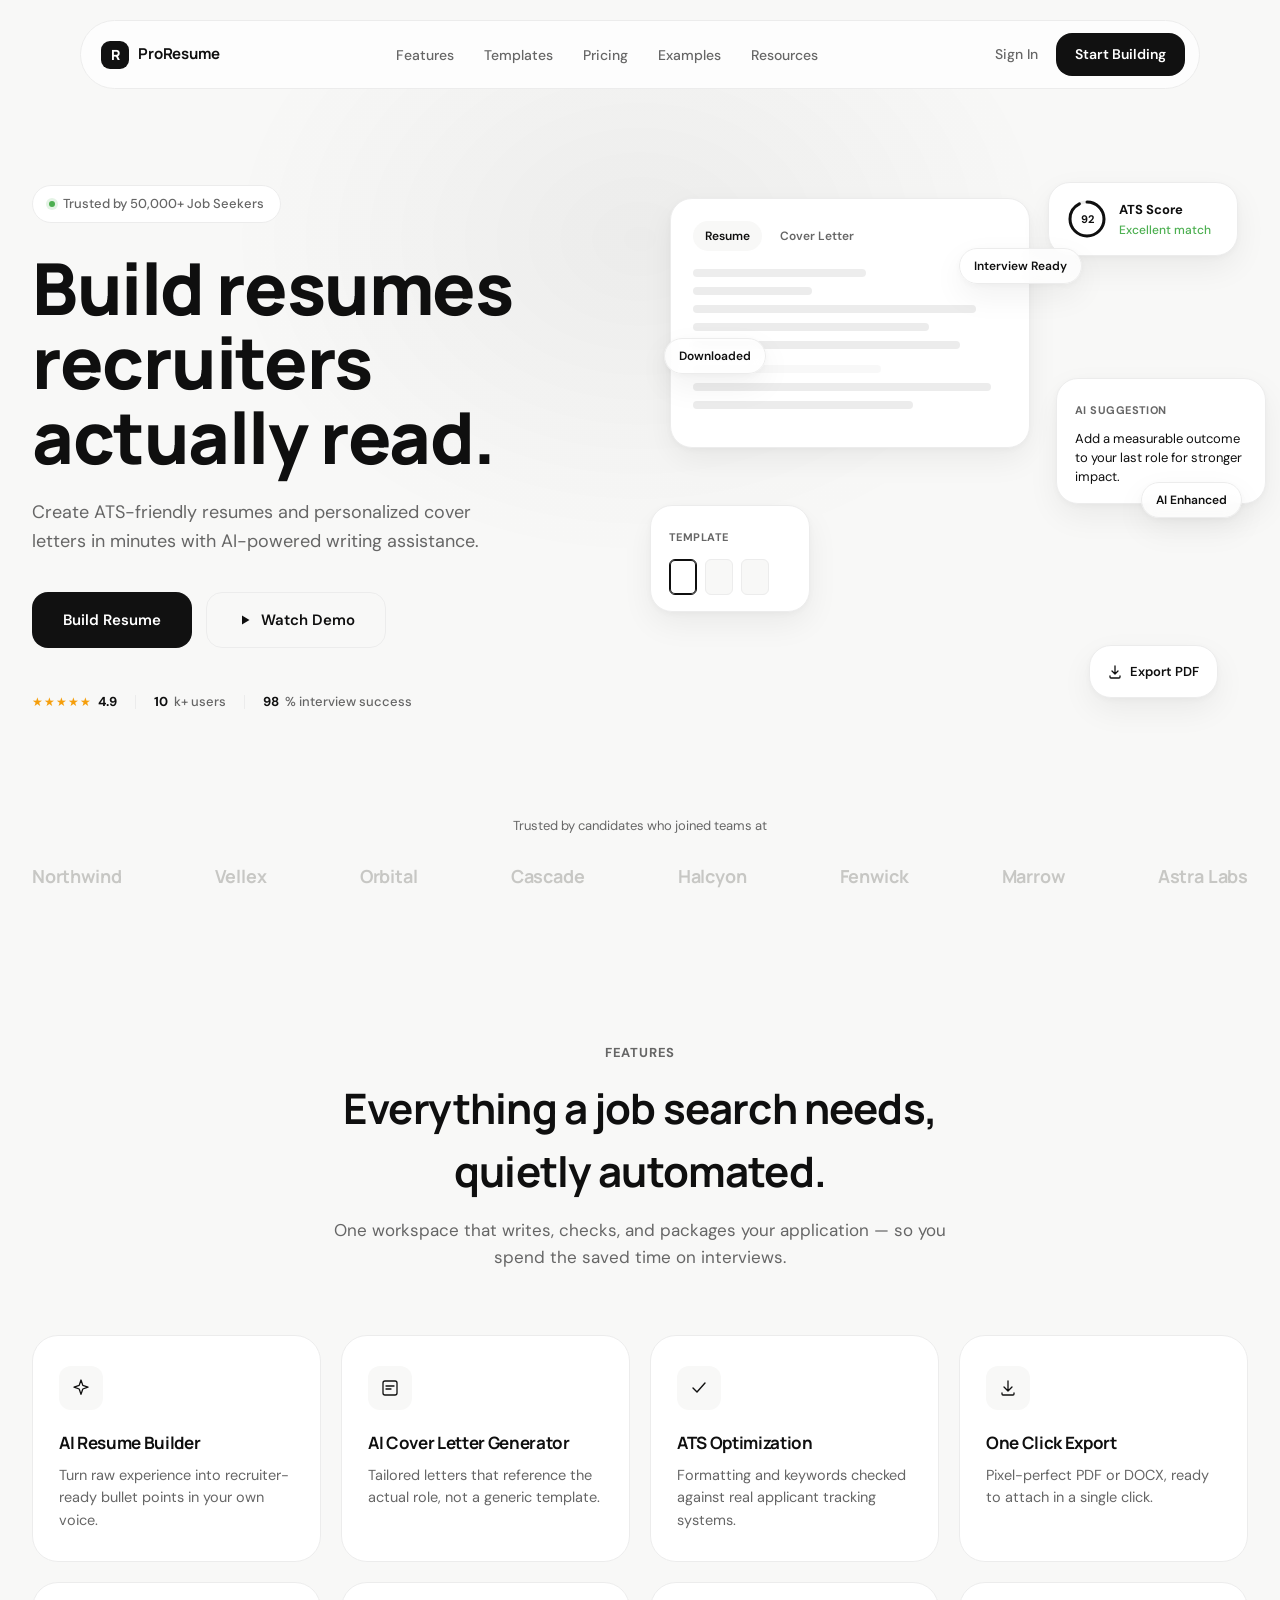
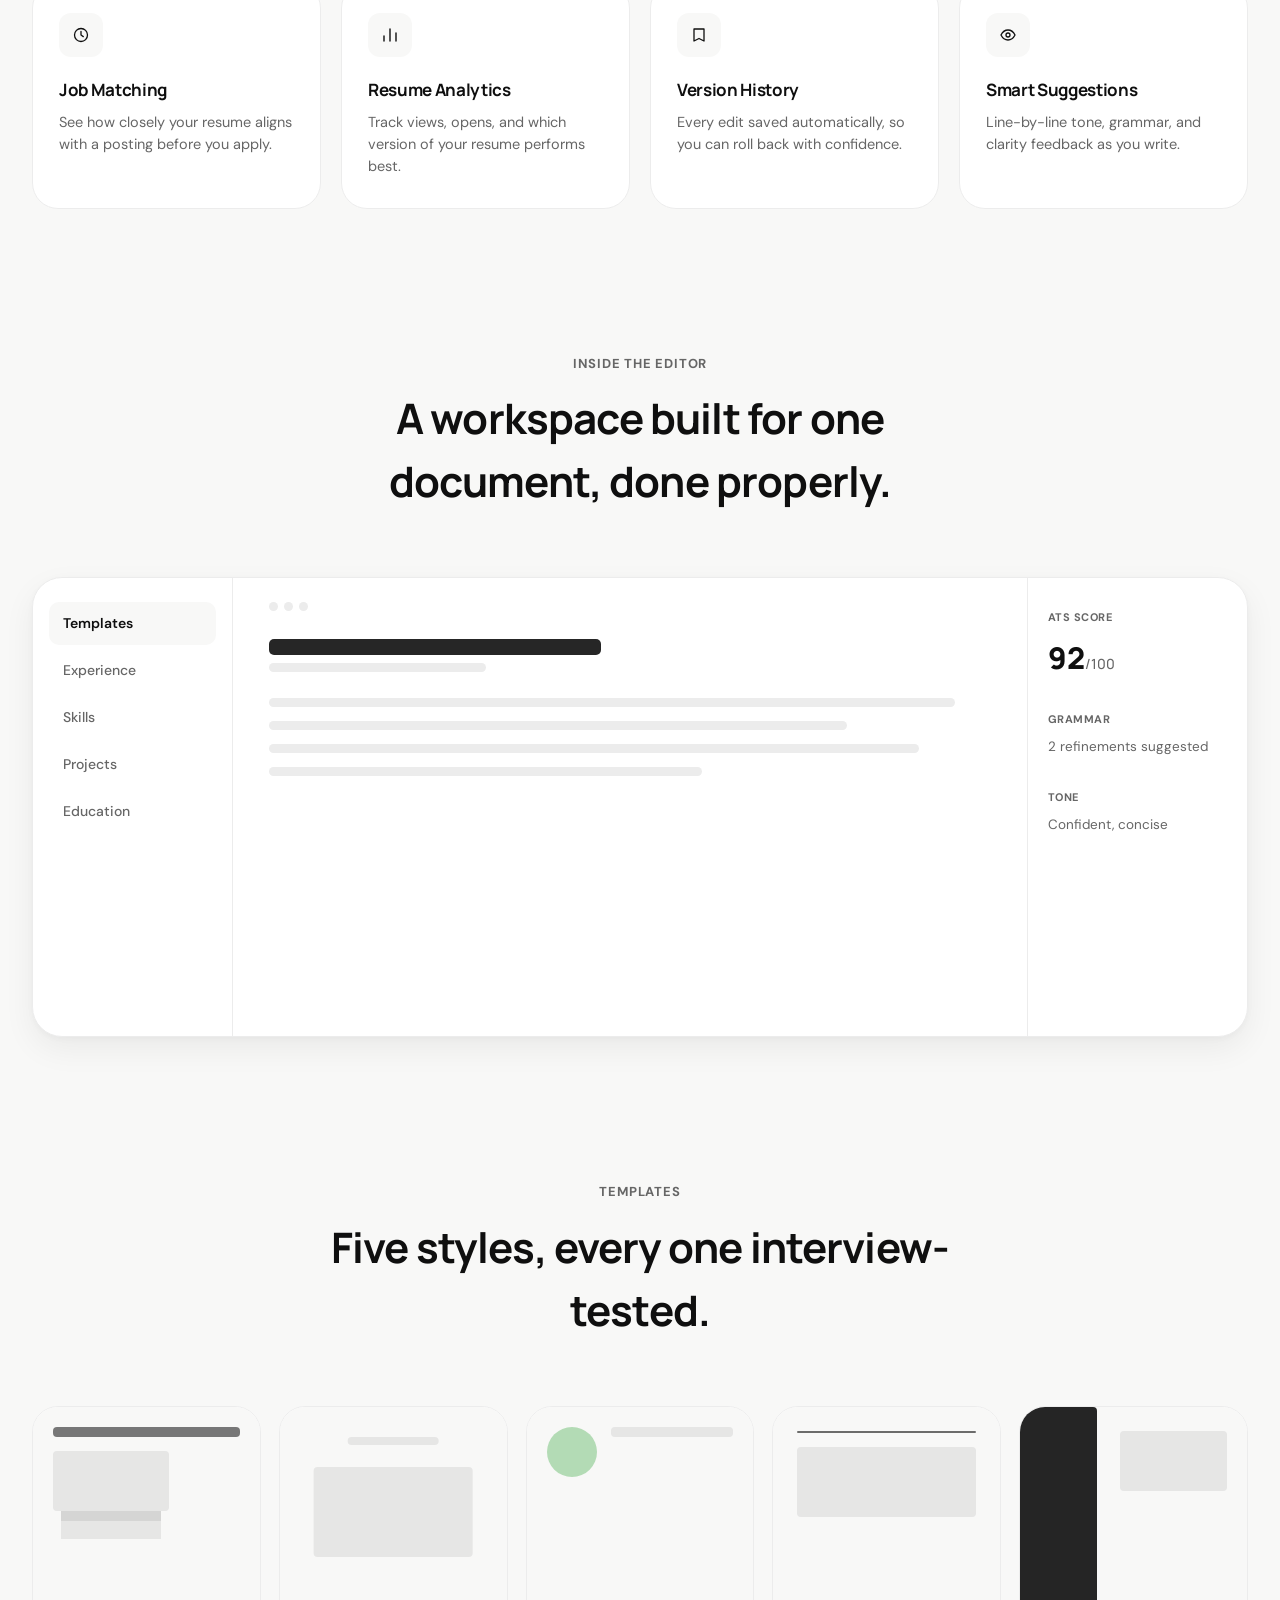
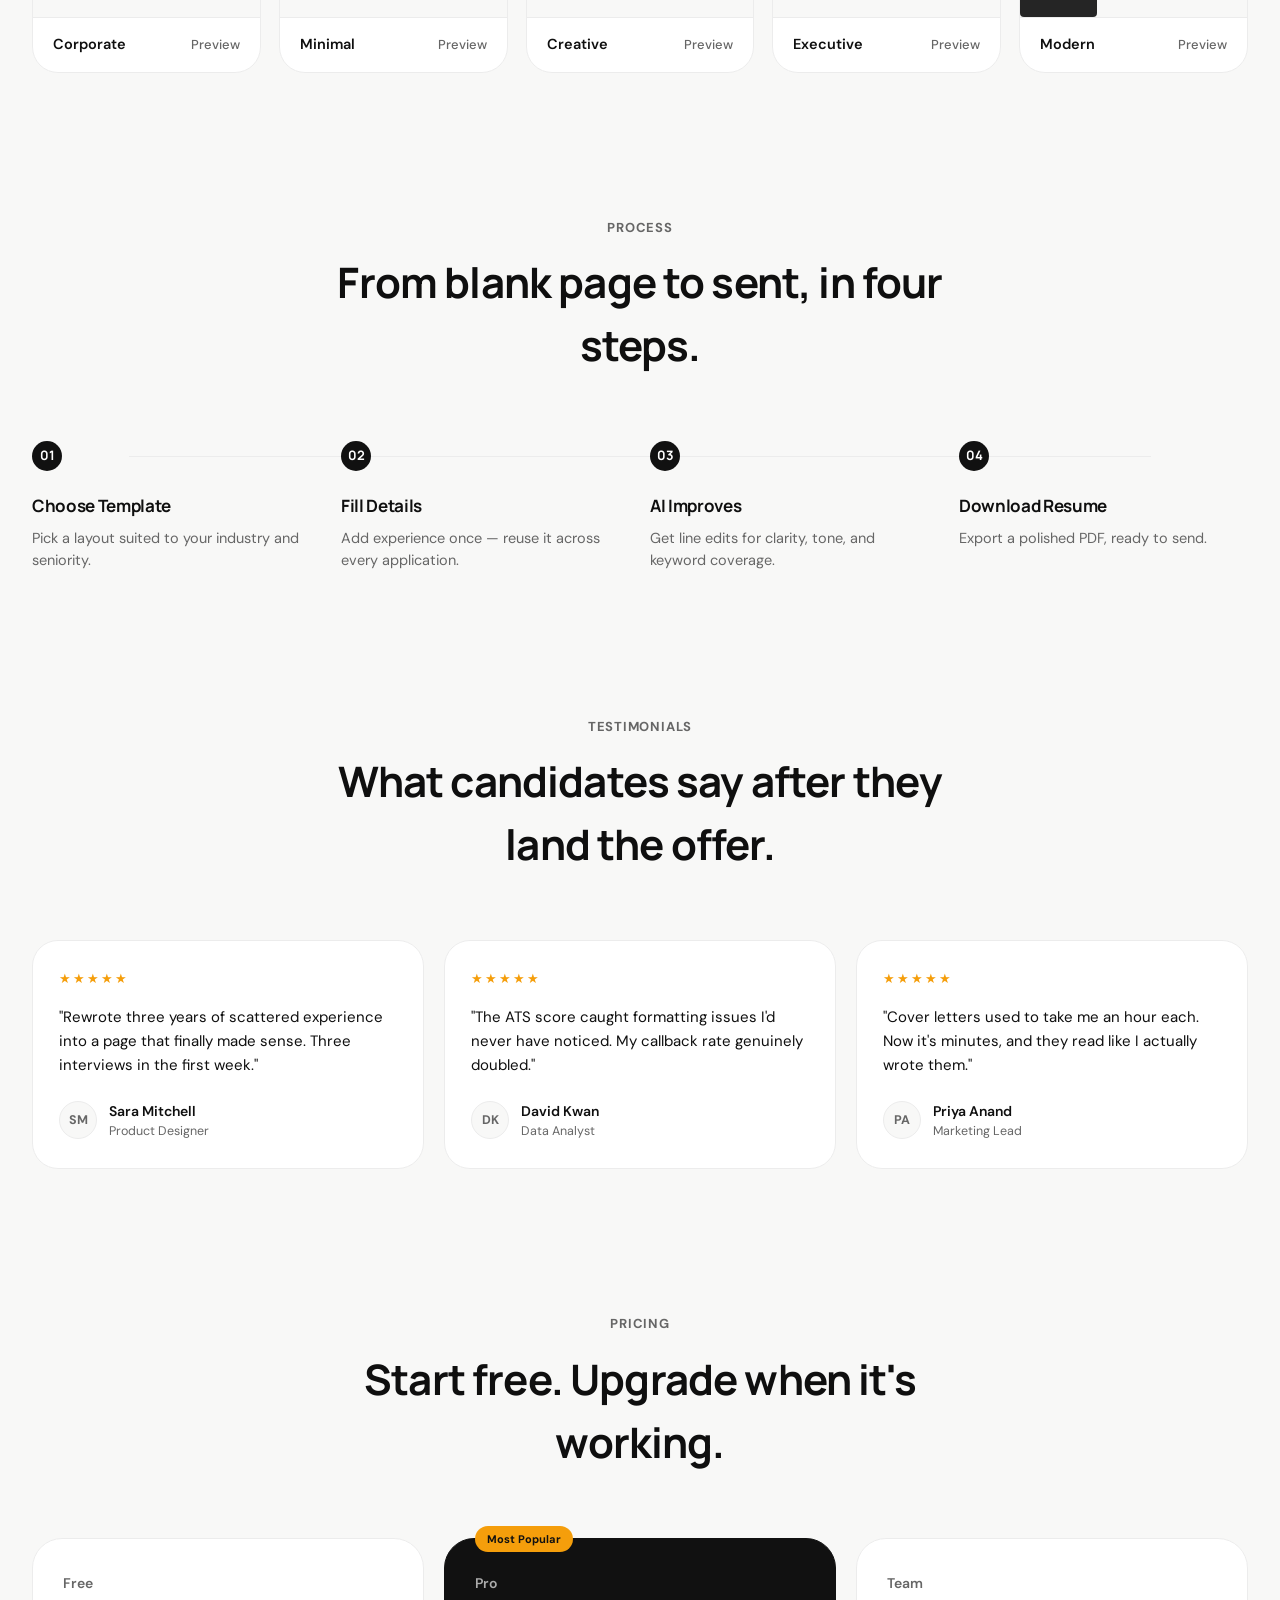
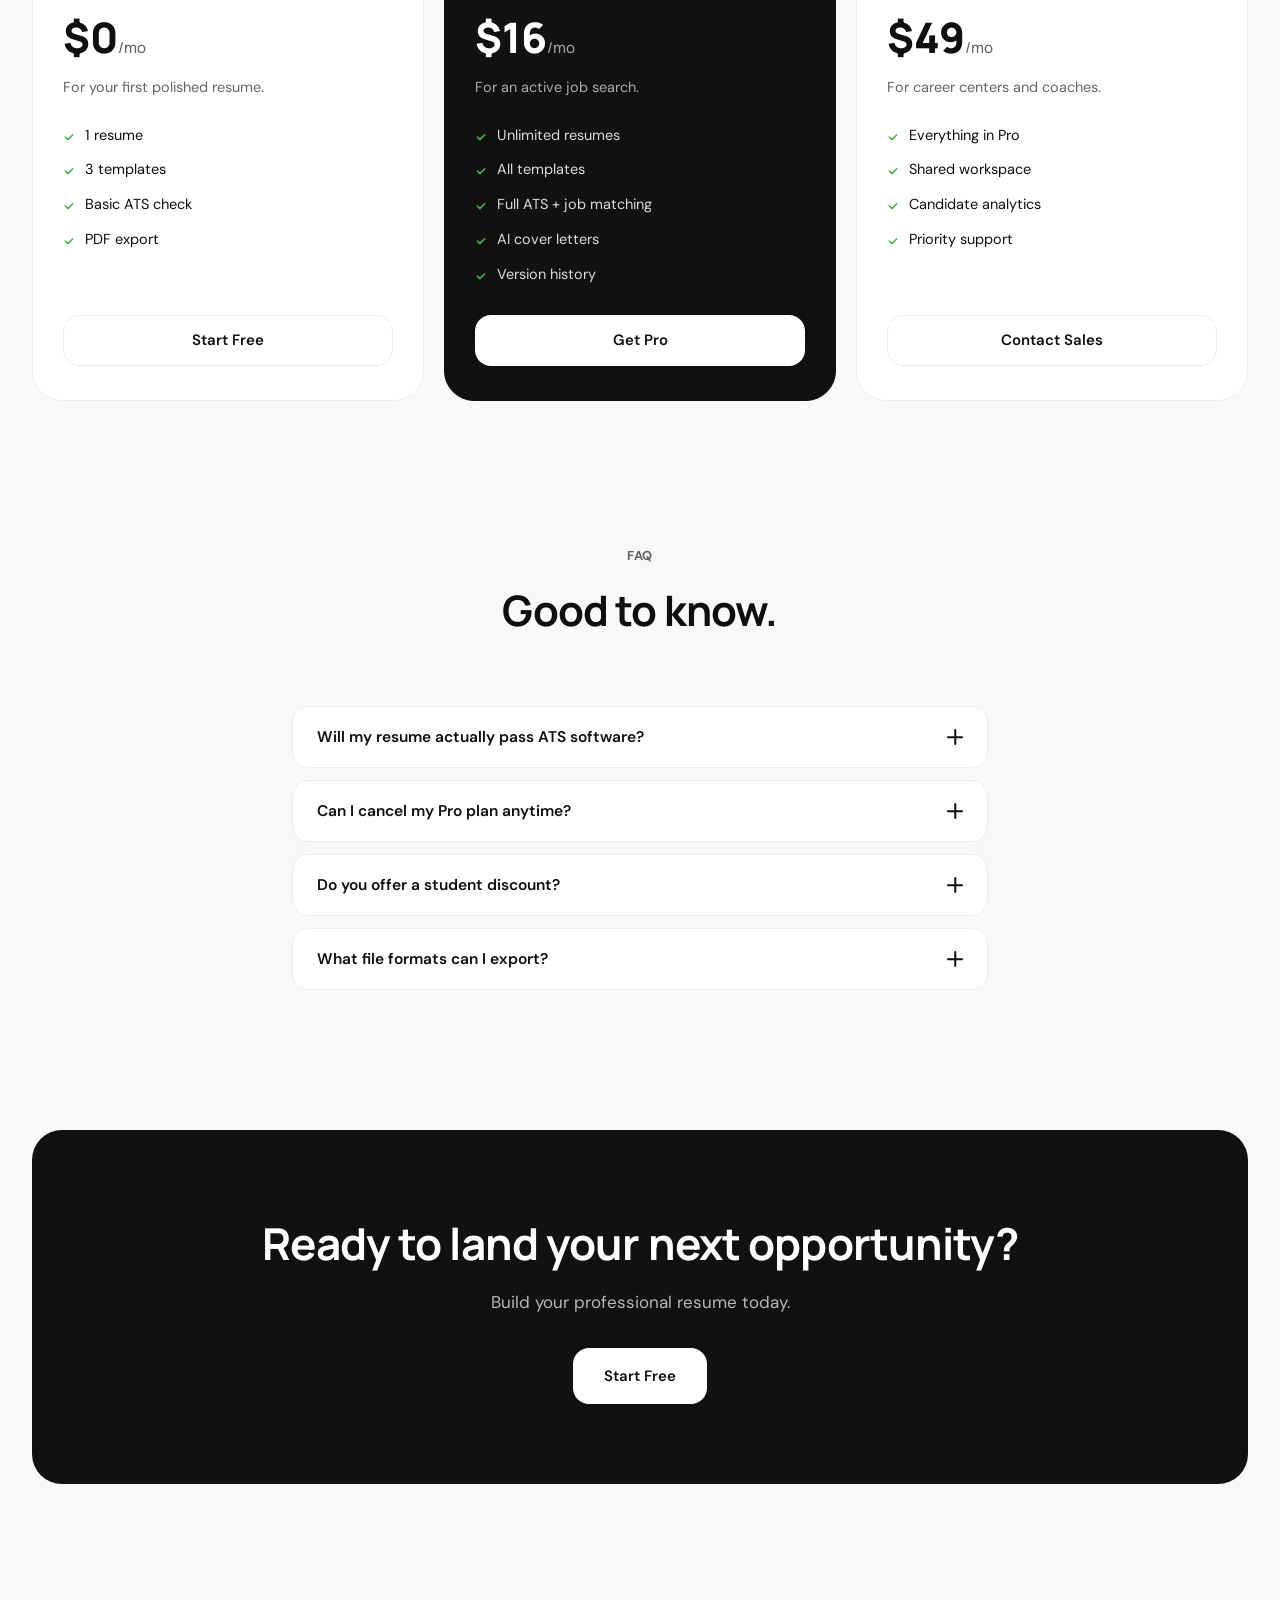
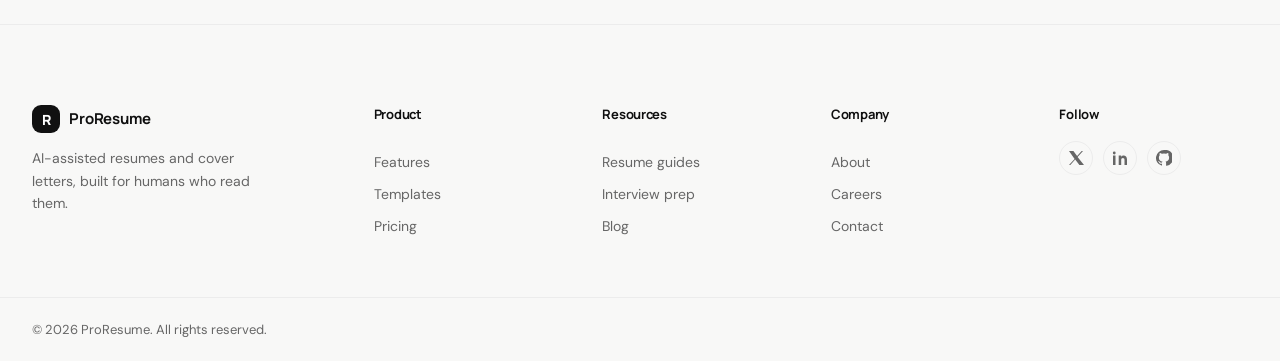
<file: index.html>
<!DOCTYPE html>
<html lang="en">
<head>
<meta charset="UTF-8" />
<meta name="viewport" content="width=device-width, initial-scale=1.0" />
<title>ProResume</title>
<meta name="description" content="Create ATS-friendly resumes and personalized cover letters in minutes with AI-powered writing assistance." />
<link rel="preconnect" href="https://fonts.googleapis.com">
<link rel="preconnect" href="https://fonts.gstatic.com" crossorigin>
<link href="https://fonts.googleapis.com/css2?family=Manrope:wght@400;500;600;700;800&family=DM+Sans:wght@400;500;600;700&display=swap" rel="stylesheet">
<link rel="stylesheet" href="style.css">
</head>
<body>

<div class="cursor-glow" id="cursorGlow"></div>
<div class="page-loader" id="pageLoader"><div class="loader-mark">R</div></div>

<!-- NAVBAR -->
<header class="nav-wrap">
  <nav class="navbar" id="navbar">
    <div class="nav-logo">
      <span class="logo-mark">R</span>
      <span class="logo-text">ProResume</span>
    </div>
    <ul class="nav-links">
      <li><a href="#features">Features</a></li>
      <li><a href="#templates">Templates</a></li>
      <li><a href="#pricing">Pricing</a></li>
      <li><a href="#examples">Examples</a></li>
      <li><a href="#resources">Resources</a></li>
    </ul>
    <div class="nav-actions">
      <a href="#" class="link-btn">Sign In</a>
      <a href="builder/builder.html" class="btn btn-primary btn-sm">Start Building</a>
    </div>
    <button class="nav-burger" id="navBurger" aria-label="Open menu">
      <span></span><span></span><span></span>
    </button>
  </nav>
  <div class="mobile-menu" id="mobileMenu">
    <a href="#features">Features</a>
    <a href="#templates">Templates</a>
    <a href="#pricing">Pricing</a>
    <a href="#examples">Examples</a>
    <a href="#resources">Resources</a>
    <a href="builder/builder.html" class="btn btn-primary btn-sm">Start Building</a>
  </div>
</header>

<!-- HERO -->
<section class="hero">
  <div class="hero-glow"></div>
  <div class="container hero-grid">
    <div class="hero-copy" data-reveal="left">
      <div class="badge">
        <span class="badge-dot"></span>
        Trusted by 50,000+ Job Seekers
      </div>
      <h1 class="hero-title">Build resumes recruiters actually read.</h1>
      <p class="hero-sub">Create ATS-friendly resumes and personalized cover letters in minutes with AI-powered writing assistance.</p>
      <div class="hero-actions">
        <a href="builder/builder.html" class="btn btn-primary btn-lg" id="btnBuild">
          <span>Build Resume</span>
        </a>
        <a href="#" class="btn btn-ghost btn-lg" id="btnDemo">
          <svg width="16" height="16" viewBox="0 0 16 16" fill="none"><path d="M5 3.5L12.5 8L5 12.5V3.5Z" fill="currentColor"/></svg>
          <span>Watch Demo</span>
        </a>
      </div>
      <div class="hero-proof">
        <div class="proof-item">
          <span class="stars">★★★★★</span>
          <span class="proof-num">4.9</span>
        </div>
        <span class="proof-divider"></span>
        <div class="proof-item"><span class="counter" data-target="10">0</span><span>k+ users</span></div>
        <span class="proof-divider"></span>
        <div class="proof-item"><span class="counter" data-target="98">0</span><span>% interview success</span></div>
      </div>
    </div>

    <div class="hero-visual" data-reveal="right">
      <div class="dash-stage">

        <div class="dash-card dash-main" id="dashMain">
          <div class="dash-main-tabs">
            <span class="tab active">Resume</span>
            <span class="tab">Cover Letter</span>
          </div>
          <div class="dash-doc">
            <div class="doc-line doc-name"></div>
            <div class="doc-line doc-role"></div>
            <div class="doc-block">
              <div class="doc-line w-90"></div>
              <div class="doc-line w-75"></div>
              <div class="doc-line w-85"></div>
            </div>
            <div class="doc-block">
              <div class="doc-line w-60 accent-line"></div>
              <div class="doc-line w-95"></div>
              <div class="doc-line w-70"></div>
            </div>
          </div>
        </div>

        <div class="dash-card dash-float dash-ats" id="dashAts">
          <div class="ring" style="--val:92">
            <svg viewBox="0 0 40 40"><circle class="ring-track" cx="20" cy="20" r="17"></circle><circle class="ring-val" cx="20" cy="20" r="17"></circle></svg>
            <span class="ring-num">92</span>
          </div>
          <div class="ats-copy">
            <span class="ats-title">ATS Score</span>
            <span class="ats-sub">Excellent match</span>
          </div>
        </div>

        <div class="dash-card dash-float dash-suggest" id="dashSuggest">
          <span class="pill-label">AI Suggestion</span>
          <p>Add a measurable outcome to your last role for stronger impact.</p>
        </div>

        <div class="dash-card dash-float dash-template" id="dashTemplate">
          <span class="pill-label">Template</span>
          <div class="tpl-swatches">
            <span class="swatch active"></span>
            <span class="swatch"></span>
            <span class="swatch"></span>
          </div>
        </div>

        <div class="dash-card dash-float dash-export" id="dashExport">
          <svg width="14" height="14" viewBox="0 0 14 14" fill="none"><path d="M7 1V9M7 9L4 6M7 9L10 6" stroke="currentColor" stroke-width="1.3" stroke-linecap="round" stroke-linejoin="round"/><path d="M2 11V12C2 12.5523 2.44772 13 3 13H11C11.5523 13 12 12.5523 12 12V11" stroke="currentColor" stroke-width="1.3" stroke-linecap="round"/></svg>
          Export PDF
        </div>

        <div class="badge-float badge-1">Downloaded</div>
        <div class="badge-float badge-2">AI Enhanced</div>
        <div class="badge-float badge-3">Interview Ready</div>
      </div>
    </div>
  </div>
</section>

<!-- TRUSTED -->
<section class="trusted">
  <div class="container">
    <p class="trusted-label">Trusted by candidates who joined teams at</p>
    <div class="logo-strip">
      <span>Northwind</span>
      <span>Vellex</span>
      <span>Orbital</span>
      <span>Cascade</span>
      <span>Halcyon</span>
      <span>Fenwick</span>
      <span>Marrow</span>
      <span>Astra Labs</span>
    </div>
  </div>
</section>

<!-- FEATURES -->
<section class="features" id="features">
  <div class="container">
    <div class="section-head" data-reveal="up">
      <span class="eyebrow">Features</span>
      <h2>Everything a job search needs, quietly automated.</h2>
      <p>One workspace that writes, checks, and packages your application — so you spend the saved time on interviews.</p>
    </div>
    <div class="feature-grid">
      <div class="feature-card" data-reveal="up">
        <div class="f-icon"><svg width="20" height="20" viewBox="0 0 20 20" fill="none"><path d="M10 2L11.8 7.4L17 9.2L11.8 11L10 16.4L8.2 11L3 9.2L8.2 7.4L10 2Z" stroke="currentColor" stroke-width="1.3" stroke-linejoin="round"/></svg></div>
        <h3>AI Resume Builder</h3>
        <p>Turn raw experience into recruiter-ready bullet points in your own voice.</p>
      </div>
      <div class="feature-card" data-reveal="up">
        <div class="f-icon"><svg width="20" height="20" viewBox="0 0 20 20" fill="none"><rect x="3" y="3" width="14" height="14" rx="2" stroke="currentColor" stroke-width="1.3"/><path d="M6 8H14M6 11H11" stroke="currentColor" stroke-width="1.3" stroke-linecap="round"/></svg></div>
        <h3>AI Cover Letter Generator</h3>
        <p>Tailored letters that reference the actual role, not a generic template.</p>
      </div>
      <div class="feature-card" data-reveal="up">
        <div class="f-icon"><svg width="20" height="20" viewBox="0 0 20 20" fill="none"><path d="M4 10L8 14L16 5" stroke="currentColor" stroke-width="1.4" stroke-linecap="round" stroke-linejoin="round"/></svg></div>
        <h3>ATS Optimization</h3>
        <p>Formatting and keywords checked against real applicant tracking systems.</p>
      </div>
      <div class="feature-card" data-reveal="up">
        <div class="f-icon"><svg width="20" height="20" viewBox="0 0 20 20" fill="none"><path d="M10 3V13M10 13L6 9M10 13L14 9" stroke="currentColor" stroke-width="1.3" stroke-linecap="round" stroke-linejoin="round"/><path d="M4 15V16C4 16.55 4.45 17 5 17H15C15.55 17 16 16.55 16 16V15" stroke="currentColor" stroke-width="1.3" stroke-linecap="round"/></svg></div>
        <h3>One Click Export</h3>
        <p>Pixel-perfect PDF or DOCX, ready to attach in a single click.</p>
      </div>
      <div class="feature-card" data-reveal="up">
        <div class="f-icon"><svg width="20" height="20" viewBox="0 0 20 20" fill="none"><circle cx="10" cy="10" r="6.5" stroke="currentColor" stroke-width="1.3"/><path d="M10 6.5V10L12.3 11.6" stroke="currentColor" stroke-width="1.3" stroke-linecap="round"/></svg></div>
        <h3>Job Matching</h3>
        <p>See how closely your resume aligns with a posting before you apply.</p>
      </div>
      <div class="feature-card" data-reveal="up">
        <div class="f-icon"><svg width="20" height="20" viewBox="0 0 20 20" fill="none"><path d="M4 16V11M10 16V4M16 16V8" stroke="currentColor" stroke-width="1.4" stroke-linecap="round"/></svg></div>
        <h3>Resume Analytics</h3>
        <p>Track views, opens, and which version of your resume performs best.</p>
      </div>
      <div class="feature-card" data-reveal="up">
        <div class="f-icon"><svg width="20" height="20" viewBox="0 0 20 20" fill="none"><path d="M5 4H15V16L10 13.5L5 16V4Z" stroke="currentColor" stroke-width="1.3" stroke-linejoin="round"/></svg></div>
        <h3>Version History</h3>
        <p>Every edit saved automatically, so you can roll back with confidence.</p>
      </div>
      <div class="feature-card" data-reveal="up">
        <div class="f-icon"><svg width="20" height="20" viewBox="0 0 20 20" fill="none"><path d="M3 10C3 10 5.5 5 10 5C14.5 5 17 10 17 10C17 10 14.5 15 10 15C5.5 15 3 10 3 10Z" stroke="currentColor" stroke-width="1.3"/><circle cx="10" cy="10" r="2" stroke="currentColor" stroke-width="1.3"/></svg></div>
        <h3>Smart Suggestions</h3>
        <p>Line-by-line tone, grammar, and clarity feedback as you write.</p>
      </div>
    </div>
  </div>
</section>

<!-- BUILDER PREVIEW -->
<section class="builder" id="examples">
  <div class="container">
    <div class="section-head" data-reveal="up">
      <span class="eyebrow">Inside the editor</span>
      <h2>A workspace built for one document, done properly.</h2>
    </div>
    <div class="builder-frame" data-reveal="up">
      <div class="builder-sidebar">
        <div class="side-item active">Templates</div>
        <div class="side-item">Experience</div>
        <div class="side-item">Skills</div>
        <div class="side-item">Projects</div>
        <div class="side-item">Education</div>
      </div>
      <div class="builder-editor">
        <div class="editor-toolbar">
          <span class="toolbar-dot"></span><span class="toolbar-dot"></span><span class="toolbar-dot"></span>
        </div>
        <div class="editor-doc">
          <div class="doc-line doc-name"></div>
          <div class="doc-line doc-role"></div>
          <div class="doc-line w-95"></div>
          <div class="doc-line w-80"></div>
          <div class="doc-line w-90 highlight-edit"></div>
          <div class="doc-line w-60"></div>
        </div>
      </div>
      <div class="builder-assistant">
        <div class="assist-block">
          <span class="pill-label">ATS Score</span>
          <div class="assist-score">92<span>/100</span></div>
        </div>
        <div class="assist-block">
          <span class="pill-label">Grammar</span>
          <p class="assist-text">2 refinements suggested</p>
        </div>
        <div class="assist-block">
          <span class="pill-label">Tone</span>
          <p class="assist-text">Confident, concise</p>
        </div>
      </div>
    </div>
  </div>
</section>

<!-- TEMPLATES -->
<section class="templates" id="templates">
  <div class="container">
    <div class="section-head" data-reveal="up">
      <span class="eyebrow">Templates</span>
      <h2>Five styles, every one interview-tested.</h2>
    </div>
    <div class="template-grid">
      <div class="template-card" data-reveal="up">
        <div class="tpl-thumb tpl-corporate"></div>
        <div class="tpl-meta"><span>Corporate</span><a href="#" class="tpl-preview">Preview</a></div>
      </div>
      <div class="template-card" data-reveal="up">
        <div class="tpl-thumb tpl-minimal"></div>
        <div class="tpl-meta"><span>Minimal</span><a href="#" class="tpl-preview">Preview</a></div>
      </div>
      <div class="template-card" data-reveal="up">
        <div class="tpl-thumb tpl-creative"></div>
        <div class="tpl-meta"><span>Creative</span><a href="#" class="tpl-preview">Preview</a></div>
      </div>
      <div class="template-card" data-reveal="up">
        <div class="tpl-thumb tpl-executive"></div>
        <div class="tpl-meta"><span>Executive</span><a href="#" class="tpl-preview">Preview</a></div>
      </div>
      <div class="template-card" data-reveal="up">
        <div class="tpl-thumb tpl-modern"></div>
        <div class="tpl-meta"><span>Modern</span><a href="#" class="tpl-preview">Preview</a></div>
      </div>
    </div>
  </div>
</section>

<!-- PROCESS -->
<section class="process">
  <div class="container">
    <div class="section-head" data-reveal="up">
      <span class="eyebrow">Process</span>
      <h2>From blank page to sent, in four steps.</h2>
    </div>
    <div class="process-row" data-reveal="up">
      <div class="process-line"></div>
      <div class="process-step">
        <div class="step-num">01</div>
        <h3>Choose Template</h3>
        <p>Pick a layout suited to your industry and seniority.</p>
      </div>
      <div class="process-step">
        <div class="step-num">02</div>
        <h3>Fill Details</h3>
        <p>Add experience once — reuse it across every application.</p>
      </div>
      <div class="process-step">
        <div class="step-num">03</div>
        <h3>AI Improves</h3>
        <p>Get line edits for clarity, tone, and keyword coverage.</p>
      </div>
      <div class="process-step">
        <div class="step-num">04</div>
        <h3>Download Resume</h3>
        <p>Export a polished PDF, ready to send.</p>
      </div>
    </div>
  </div>
</section>

<!-- TESTIMONIALS -->
<section class="testimonials">
  <div class="container">
    <div class="section-head" data-reveal="up">
      <span class="eyebrow">Testimonials</span>
      <h2>What candidates say after they land the offer.</h2>
    </div>
    <div class="testi-grid">
      <div class="testi-card" data-reveal="up">
        <div class="testi-stars">★★★★★</div>
        <p>"Rewrote three years of scattered experience into a page that finally made sense. Three interviews in the first week."</p>
        <div class="testi-person"><span class="avatar">SM</span><div><strong>Sara Mitchell</strong><span>Product Designer</span></div></div>
      </div>
      <div class="testi-card" data-reveal="up">
        <div class="testi-stars">★★★★★</div>
        <p>"The ATS score caught formatting issues I'd never have noticed. My callback rate genuinely doubled."</p>
        <div class="testi-person"><span class="avatar">DK</span><div><strong>David Kwan</strong><span>Data Analyst</span></div></div>
      </div>
      <div class="testi-card" data-reveal="up">
        <div class="testi-stars">★★★★★</div>
        <p>"Cover letters used to take me an hour each. Now it's minutes, and they read like I actually wrote them."</p>
        <div class="testi-person"><span class="avatar">PA</span><div><strong>Priya Anand</strong><span>Marketing Lead</span></div></div>
      </div>
    </div>
  </div>
</section>

<!-- PRICING -->
<section class="pricing" id="pricing">
  <div class="container">
    <div class="section-head" data-reveal="up">
      <span class="eyebrow">Pricing</span>
      <h2>Start free. Upgrade when it's working.</h2>
    </div>
    <div class="pricing-grid" data-reveal="up">
      <div class="price-card">
        <span class="plan-name">Free</span>
        <div class="plan-price">$0<span>/mo</span></div>
        <p class="plan-desc">For your first polished resume.</p>
        <ul class="plan-list">
          <li>1 resume</li>
          <li>3 templates</li>
          <li>Basic ATS check</li>
          <li>PDF export</li>
        </ul>
        <a href="#" class="btn btn-ghost btn-block">Start Free</a>
      </div>
      <div class="price-card featured">
        <span class="plan-badge">Most Popular</span>
        <span class="plan-name">Pro</span>
        <div class="plan-price">$16<span>/mo</span></div>
        <p class="plan-desc">For an active job search.</p>
        <ul class="plan-list">
          <li>Unlimited resumes</li>
          <li>All templates</li>
          <li>Full ATS + job matching</li>
          <li>AI cover letters</li>
          <li>Version history</li>
        </ul>
        <a href="#" class="btn btn-primary btn-block">Get Pro</a>
      </div>
      <div class="price-card">
        <span class="plan-name">Team</span>
        <div class="plan-price">$49<span>/mo</span></div>
        <p class="plan-desc">For career centers and coaches.</p>
        <ul class="plan-list">
          <li>Everything in Pro</li>
          <li>Shared workspace</li>
          <li>Candidate analytics</li>
          <li>Priority support</li>
        </ul>
        <a href="#" class="btn btn-ghost btn-block">Contact Sales</a>
      </div>
    </div>
  </div>
</section>

<!-- FAQ -->
<section class="faq" id="resources">
  <div class="container container-narrow">
    <div class="section-head" data-reveal="up">
      <span class="eyebrow">FAQ</span>
      <h2>Good to know.</h2>
    </div>
    <div class="faq-list" data-reveal="up">
      <div class="faq-item">
        <button class="faq-q">
          <span>Will my resume actually pass ATS software?</span>
          <span class="faq-plus"></span>
        </button>
        <div class="faq-a"><p>Every template is tested against the major applicant tracking systems, and the editor flags formatting that could break parsing before you export.</p></div>
      </div>
      <div class="faq-item">
        <button class="faq-q">
          <span>Can I cancel my Pro plan anytime?</span>
          <span class="faq-plus"></span>
        </button>
        <div class="faq-a"><p>Yes. Cancel from your account settings at any point — you'll keep Pro access until the end of the billing period.</p></div>
      </div>
      <div class="faq-item">
        <button class="faq-q">
          <span>Do you offer a student discount?</span>
          <span class="faq-plus"></span>
        </button>
        <div class="faq-a"><p>Students and recent graduates get 40% off Pro with a valid .edu email — apply the code at checkout.</p></div>
      </div>
      <div class="faq-item">
        <button class="faq-q">
          <span>What file formats can I export?</span>
          <span class="faq-plus"></span>
        </button>
        <div class="faq-a"><p>PDF and DOCX are both supported, with formatting preserved exactly as shown in the editor.</p></div>
      </div>
    </div>
  </div>
</section>

<!-- CTA -->
<section class="cta">
  <div class="container">
    <div class="cta-box" data-reveal="up">
      <h2>Ready to land your next opportunity?</h2>
      <p>Build your professional resume today.</p>
      <a href="#" class="btn btn-primary btn-lg">Start Free</a>
    </div>
  </div>
</section>

<!-- FOOTER -->
<footer class="footer">
  <div class="container footer-grid">
    <div class="footer-brand">
      <div class="nav-logo"><span class="logo-mark">R</span><span class="logo-text">ProResume</span></div>
      <p>AI-assisted resumes and cover letters, built for humans who read them.</p>
    </div>
    <div class="footer-col">
      <h4>Product</h4>
      <a href="#features">Features</a>
      <a href="#templates">Templates</a>
      <a href="#pricing">Pricing</a>
    </div>
    <div class="footer-col">
      <h4>Resources</h4>
      <a href="#">Resume guides</a>
      <a href="#">Interview prep</a>
      <a href="#">Blog</a>
    </div>
    <div class="footer-col">
      <h4>Company</h4>
      <a href="#">About</a>
      <a href="#">Careers</a>
      <a href="#">Contact</a>
    </div>
    <div class="footer-social">
      <h4>Follow</h4>
      <div class="social-icons">
        <a href="#" aria-label="X"><svg width="16" height="16" viewBox="0 0 16 16" fill="currentColor"><path d="M9.6 6.9L15 1h-1.3l-4.6 5.1L5.4 1H1l5.6 8.1L1 15h1.3l4.9-5.4L11.4 15H16L9.6 6.9z"/></svg></a>
        <a href="#" aria-label="LinkedIn"><svg width="16" height="16" viewBox="0 0 16 16" fill="currentColor"><path d="M3.5 5.5H1V15h2.5V5.5zM2.25 4.4a1.4 1.4 0 100-2.8 1.4 1.4 0 000 2.8zM15 9.6c0-2.7-1.5-4-3.4-4-1.3 0-2 .7-2.4 1.3V5.5H6.7V15h2.5V9.9c0-1.2.7-1.9 1.7-1.9 1 0 1.6.7 1.6 1.9V15H15V9.6z"/></svg></a>
        <a href="#" aria-label="GitHub"><svg width="16" height="16" viewBox="0 0 16 16" fill="currentColor"><path d="M8 0a8 8 0 00-2.5 15.6c.4.1.5-.2.5-.4v-1.5c-2.2.5-2.7-1-2.7-1-.4-.9-.9-1.2-.9-1.2-.7-.5.1-.5.1-.5.8.1 1.2.8 1.2.8.7 1.2 1.9.9 2.3.7.1-.5.3-.9.5-1.1-1.8-.2-3.6-.9-3.6-4a3 3 0 01.8-2.2c-.1-.2-.4-1.1.1-2.3 0 0 .7-.2 2.2.8a7.7 7.7 0 014 0c1.5-1 2.2-.8 2.2-.8.4 1.2.2 2.1.1 2.3.5.6.8 1.3.8 2.2 0 3.1-1.9 3.8-3.6 4 .3.3.6.8.6 1.6v2.4c0 .2.1.5.6.4A8 8 0 008 0z"/></svg></a>
      </div>
    </div>
  </div>
  <div class="container footer-bottom">
    <span>© 2026 ProResume. All rights reserved.</span>
  </div>
</footer>

<script src="script.js"></script>
</body>
</html>
</file>
<file: style.css>
/* ==========================================================================
   ProResume — Design tokens
   ========================================================================== */
:root{
  --bg: #F8F8F7;
  --card: #FFFFFF;
  --text: #0F0F0F;
  --text-soft: #666666;
  --border: #ECECEC;
  --accent: #111111;
  --accent-hover: #000000;
  --success: #4CAF50;
  --warning: #F59E0B;

  --font-display: 'Manrope', 'Inter', sans-serif;
  --font-body: 'DM Sans', 'Inter', sans-serif;

  --radius-sm: 16px;
  --radius-md: 26px;
  --radius-lg: 30px;

  --container: 1280px;
  --section-space: 140px;

  --shadow-soft: 0 2px 8px rgba(15,15,15,0.04), 0 12px 32px rgba(15,15,15,0.06);
  --shadow-lift: 0 8px 20px rgba(15,15,15,0.06), 0 24px 48px rgba(15,15,15,0.10);
}

@media (prefers-reduced-motion: reduce){
  *{ animation-duration: 0.01ms !important; animation-iteration-count: 1 !important; transition-duration: 0.01ms !important; scroll-behavior: auto !important; }
}

*,*::before,*::after{ box-sizing: border-box; }
html{ scroll-behavior: smooth; }
body{
  margin: 0;
  background: var(--bg);
  color: var(--text);
  font-family: var(--font-body);
  font-size: 18px;
  line-height: 1.5;
  -webkit-font-smoothing: antialiased;
  overflow-x: hidden;
}
h1,h2,h3,h4{
  font-family: var(--font-display);
  margin: 0;
  letter-spacing: -0.02em;
  font-weight: 700;
}
p{ margin: 0; color: var(--text-soft); }
a{ color: inherit; text-decoration: none; }
ul{ list-style: none; margin: 0; padding: 0; }
img{ max-width: 100%; display: block; }
button{ font-family: inherit; }

.container{
  max-width: var(--container);
  margin: 0 auto;
  padding: 0 32px;
}
.container-narrow{ max-width: 760px; }

section{ position: relative; }
.hero, .trusted{ }
.features, .builder, .templates, .process, .testimonials, .pricing, .faq, .cta{
  padding-top: var(--section-space);
}

:focus-visible{
  outline: 2px solid var(--accent);
  outline-offset: 3px;
  border-radius: 6px;
}

/* ==========================================================================
   Cursor glow + loader
   ========================================================================== */
.cursor-glow{
  position: fixed;
  top: 0; left: 0;
  width: 480px; height: 480px;
  border-radius: 50%;
  pointer-events: none;
  background: radial-gradient(circle, rgba(15,15,15,0.045) 0%, rgba(15,15,15,0) 70%);
  transform: translate(-50%,-50%);
  z-index: 0;
  opacity: 0;
  transition: opacity 0.4s ease;
  will-change: transform;
}
.cursor-glow.active{ opacity: 1; }

.page-loader{
  position: fixed; inset: 0;
  background: var(--bg);
  display: flex; align-items: center; justify-content: center;
  z-index: 9999;
  transition: opacity 0.6s ease, visibility 0.6s ease;
}
.page-loader.hidden{ opacity: 0; visibility: hidden; }
.loader-mark{
  width: 56px; height: 56px;
  border-radius: 16px;
  background: var(--accent);
  color: #fff;
  display: flex; align-items: center; justify-content: center;
  font-family: var(--font-display);
  font-weight: 800;
  font-size: 22px;
  animation: loaderPulse 1.1s ease-in-out infinite;
}
@keyframes loaderPulse{
  0%,100%{ transform: scale(1); opacity: 1; }
  50%{ transform: scale(0.9); opacity: 0.7; }
}

/* ==========================================================================
   Buttons
   ========================================================================== */
.btn{
  position: relative;
  display: inline-flex;
  align-items: center;
  justify-content: center;
  gap: 8px;
  font-family: var(--font-body);
  font-weight: 600;
  font-size: 15px;
  border-radius: 16px;
  padding: 13px 24px;
  cursor: pointer;
  border: 1px solid transparent;
  transition: transform 0.25s cubic-bezier(.2,.8,.2,1), background 0.2s ease, box-shadow 0.2s ease, border-color 0.2s ease;
  overflow: hidden;
  white-space: nowrap;
}
.btn:active{ transform: scale(0.97); }
.btn-primary{
  background: var(--accent);
  color: #fff;
}
.btn-primary:hover{ background: var(--accent-hover); transform: translateY(-2px); box-shadow: var(--shadow-lift); }
.btn-ghost{
  background: transparent;
  color: var(--text);
  border-color: var(--border);
}
.btn-ghost:hover{ border-color: var(--text); transform: translateY(-2px); }
.btn-lg{ padding: 16px 30px; font-size: 15px; border-radius: 16px; }
.btn-sm{ padding: 10px 18px; font-size: 14px; }
.btn-block{ width: 100%; }

.ripple{
  position: absolute;
  border-radius: 50%;
  background: rgba(255,255,255,0.35);
  transform: scale(0);
  animation: rippleAnim 0.6s ease-out;
  pointer-events: none;
}
.btn-ghost .ripple{ background: rgba(15,15,15,0.12); }
@keyframes rippleAnim{
  to{ transform: scale(3); opacity: 0; }
}

.link-btn{
  font-size: 14px;
  font-weight: 500;
  color: var(--text-soft);
  transition: color 0.2s ease;
}
.link-btn:hover{ color: var(--text); }

/* ==========================================================================
   Navbar
   ========================================================================== */
.nav-wrap{
  position: sticky;
  top: 0;
  z-index: 100;
  padding: 20px 24px 0;
}
.navbar{
  max-width: 1120px;
  margin: 0 auto;
  display: flex;
  align-items: center;
  justify-content: space-between;
  gap: 24px;
  padding: 12px 14px 12px 20px;
  background: rgba(255,255,255,0.7);
  border: 1px solid var(--border);
  border-radius: 100px;
  backdrop-filter: blur(0px);
  transition: backdrop-filter 0.3s ease, background 0.3s ease, box-shadow 0.3s ease, padding 0.3s ease;
}
.navbar.scrolled{
  background: rgba(255,255,255,0.85);
  backdrop-filter: blur(14px);
  box-shadow: var(--shadow-soft);
}
.nav-logo{ display: flex; align-items: center; gap: 9px; flex-shrink: 0; }
.logo-mark{
  width: 28px; height: 28px;
  border-radius: 9px;
  background: var(--accent);
  color: #fff;
  display: flex; align-items: center; justify-content: center;
  font-family: var(--font-display);
  font-weight: 800;
  font-size: 14px;
}
.logo-text{ font-family: var(--font-display); font-weight: 700; font-size: 15px; letter-spacing: -0.01em; }

.nav-links{
  display: flex;
  align-items: center;
  gap: 30px;
}
.nav-links a{
  font-size: 14px;
  font-weight: 500;
  color: var(--text-soft);
  position: relative;
  transition: color 0.2s ease;
}
.nav-links a::after{
  content: '';
  position: absolute;
  left: 0; bottom: -4px;
  width: 0; height: 1px;
  background: var(--text);
  transition: width 0.25s ease;
}
.nav-links a:hover{ color: var(--text); }
.nav-links a:hover::after{ width: 100%; }

.nav-actions{ display: flex; align-items: center; gap: 18px; flex-shrink: 0; }
.nav-burger{
  display: none;
  flex-direction: column;
  gap: 4px;
  background: none; border: none; cursor: pointer;
  padding: 6px;
}
.nav-burger span{ width: 20px; height: 1.5px; background: var(--text); border-radius: 2px; transition: transform 0.25s ease, opacity 0.25s ease; }
.mobile-menu{
  display: none;
  flex-direction: column;
  gap: 4px;
  max-width: 1120px;
  margin: 8px auto 0;
  background: var(--card);
  border: 1px solid var(--border);
  border-radius: 20px;
  padding: 10px;
  opacity: 0;
  transform: translateY(-8px);
  pointer-events: none;
  transition: opacity 0.25s ease, transform 0.25s ease;
}
.mobile-menu.open{ opacity: 1; transform: translateY(0); pointer-events: auto; }
.mobile-menu a{
  padding: 12px 14px;
  border-radius: 12px;
  font-size: 15px;
  font-weight: 500;
  color: var(--text);
}
.mobile-menu a:hover{ background: var(--bg); }
.mobile-menu .btn{ margin-top: 6px; }

/* ==========================================================================
   Hero
   ========================================================================== */
.hero{
  padding: 96px 0 40px;
  overflow: hidden;
}
.hero-glow{
  position: absolute;
  top: -200px; left: 50%;
  width: 900px; height: 700px;
  transform: translateX(-50%);
  background: radial-gradient(ellipse at center, rgba(15,15,15,0.05) 0%, rgba(15,15,15,0) 65%);
  pointer-events: none;
  z-index: 0;
}
.hero-grid{
  position: relative;
  z-index: 1;
  display: grid;
  grid-template-columns: 1fr 1fr;
  gap: 60px;
  align-items: center;
}
.hero-copy{ max-width: 560px; }
.badge{
  display: inline-flex;
  align-items: center;
  gap: 8px;
  padding: 8px 16px;
  border: 1px solid var(--border);
  border-radius: 100px;
  font-size: 13px;
  font-weight: 500;
  color: var(--text-soft);
  background: var(--card);
  margin-bottom: 28px;
}
.badge-dot{
  width: 6px; height: 6px;
  border-radius: 50%;
  background: var(--success);
  box-shadow: 0 0 0 3px rgba(76,175,80,0.15);
}
.hero-title{
  font-size: clamp(40px, 5.6vw, 76px);
  line-height: 1.04;
  font-weight: 800;
  margin-bottom: 24px;
}
.hero-sub{
  font-size: 18px;
  line-height: 1.6;
  max-width: 460px;
  margin-bottom: 36px;
}
.hero-actions{ display: flex; gap: 14px; margin-bottom: 44px; flex-wrap: wrap; }
.hero-actions .btn-ghost svg{ color: var(--text); }

.hero-proof{
  display: flex;
  align-items: center;
  gap: 18px;
  flex-wrap: wrap;
  font-size: 13px;
  color: var(--text-soft);
}
.proof-item{ display: flex; align-items: center; gap: 6px; font-weight: 500; }
.stars{ color: var(--warning); font-size: 12px; letter-spacing: 1px; }
.proof-num{ color: var(--text); font-weight: 700; }
.counter{ color: var(--text); font-weight: 700; }
.proof-divider{ width: 1px; height: 14px; background: var(--border); }

/* ---- Hero dashboard mockup ---- */
.hero-visual{ position: relative; min-height: 520px; }
.dash-stage{
  position: relative;
  width: 100%;
  height: 520px;
}
.dash-card{
  background: var(--card);
  border: 1px solid var(--border);
  border-radius: 22px;
  box-shadow: var(--shadow-soft);
}
.dash-main{
  position: absolute;
  top: 10px; left: 0;
  width: 360px;
  padding: 22px;
  z-index: 2;
  animation: floatSlow 7s ease-in-out infinite;
}
.dash-main-tabs{
  display: flex;
  gap: 6px;
  margin-bottom: 18px;
}
.tab{
  font-size: 12px;
  font-weight: 600;
  padding: 6px 12px;
  border-radius: 100px;
  color: var(--text-soft);
}
.tab.active{ background: var(--bg); color: var(--text); }
.dash-doc .doc-line{
  height: 8px;
  border-radius: 5px;
  background: var(--border);
  margin-bottom: 10px;
}
.doc-name{ width: 55%; height: 13px; background: var(--text); opacity: 0.9; }
.doc-role{ width: 38%; margin-bottom: 20px; }
.doc-block{ margin-bottom: 16px; }
.w-90{ width: 90%; } .w-95{ width: 95%; } .w-85{ width: 85%; } .w-80{ width: 80%; }
.w-75{ width: 75%; } .w-70{ width: 70%; } .w-60{ width: 60%; }
.accent-line{ background: var(--success); opacity: 0.35; }

.dash-float{
  position: absolute;
  padding: 16px 18px;
  z-index: 3;
}
.dash-ats{
  top: -6px; right: 10px;
  width: 190px;
  display: flex;
  align-items: center;
  gap: 12px;
  animation: floatSlow 6s ease-in-out infinite;
  animation-delay: 0.3s;
}
.ring{ position: relative; width: 40px; height: 40px; flex-shrink: 0; }
.ring svg{ width: 40px; height: 40px; transform: rotate(-90deg); }
.ring-track{ fill: none; stroke: var(--border); stroke-width: 3; }
.ring-val{
  fill: none;
  stroke: var(--text);
  stroke-width: 3;
  stroke-linecap: round;
  stroke-dasharray: 106.8;
  stroke-dashoffset: 106.8;
  transition: stroke-dashoffset 1.4s cubic-bezier(.2,.8,.2,1);
}
.ring-num{
  position: absolute; inset: 0;
  display: flex; align-items: center; justify-content: center;
  font-size: 11px; font-weight: 700;
}
.ats-copy{ display: flex; flex-direction: column; gap: 2px; }
.ats-title{ font-size: 13px; font-weight: 700; }
.ats-sub{ font-size: 12px; color: var(--success); font-weight: 500; }

.dash-suggest{
  top: 190px; right: -18px;
  width: 210px;
  animation: floatSlow 8s ease-in-out infinite;
  animation-delay: 0.6s;
}
.dash-suggest p{ font-size: 13px; color: var(--text); line-height: 1.45; margin-top: 8px; }

.dash-template{
  bottom: 96px; left: -20px;
  width: 160px;
  animation: floatSlow 7.5s ease-in-out infinite;
  animation-delay: 0.9s;
}
.tpl-swatches{ display: flex; gap: 8px; margin-top: 10px; }
.swatch{
  width: 28px; height: 36px;
  border-radius: 6px;
  border: 1px solid var(--border);
  background: var(--bg);
}
.swatch.active{ border-color: var(--text); background: #fff; box-shadow: inset 0 0 0 1px var(--text); }

.dash-export{
  bottom: 10px; right: 30px;
  display: flex;
  align-items: center;
  gap: 8px;
  font-size: 13px;
  font-weight: 600;
  color: var(--text);
  animation: floatSlow 6.5s ease-in-out infinite;
  animation-delay: 0.2s;
}

.pill-label{
  display: inline-block;
  font-size: 11px;
  font-weight: 700;
  text-transform: uppercase;
  letter-spacing: 0.04em;
  color: var(--text-soft);
}

.badge-float{
  position: absolute;
  padding: 8px 14px;
  border-radius: 100px;
  background: rgba(255,255,255,0.75);
  backdrop-filter: blur(8px);
  border: 1px solid var(--border);
  font-size: 12px;
  font-weight: 600;
  box-shadow: var(--shadow-soft);
  z-index: 4;
}
.badge-1{ top: 150px; left: -6px; animation: floatSlow 9s ease-in-out infinite; }
.badge-2{ bottom: 190px; right: 6px; animation: floatSlow 10s ease-in-out infinite; animation-delay: 1.2s; }
.badge-3{ top: 60px; left: 50%; animation: floatSlow 8.5s ease-in-out infinite; animation-delay: 0.5s; }

@keyframes floatSlow{
  0%,100%{ transform: translateY(0px); }
  50%{ transform: translateY(-10px); }
}

/* ==========================================================================
   Trusted logos
   ========================================================================== */
.trusted{ padding: 64px 0 0; }
.trusted-label{
  text-align: center;
  font-size: 13px;
  color: var(--text-soft);
  margin-bottom: 28px;
}
.logo-strip{
  display: flex;
  justify-content: space-between;
  align-items: center;
  flex-wrap: wrap;
  gap: 28px 40px;
  padding-bottom: 8px;
}
.logo-strip span{
  font-family: var(--font-display);
  font-weight: 700;
  font-size: 18px;
  color: #C7C7C4;
  letter-spacing: -0.01em;
  transition: color 0.25s ease;
}
.logo-strip span:hover{ color: var(--text-soft); }

/* ==========================================================================
   Section heads
   ========================================================================== */
.section-head{
  max-width: 620px;
  margin: 0 auto 64px;
  text-align: center;
}
.eyebrow{
  display: inline-block;
  font-size: 13px;
  font-weight: 700;
  text-transform: uppercase;
  letter-spacing: 0.06em;
  color: var(--text-soft);
  margin-bottom: 14px;
}
.section-head h2{
  font-size: clamp(28px, 3.4vw, 42px);
  margin-bottom: 14px;
}
.section-head p{ font-size: 17px; line-height: 1.6; }

/* ==========================================================================
   Features
   ========================================================================== */
.feature-grid{
  display: grid;
  grid-template-columns: repeat(4, 1fr);
  gap: 20px;
}
.feature-card{
  background: var(--card);
  border: 1px solid var(--border);
  border-radius: var(--radius-md);
  padding: 30px 26px;
  transition: transform 0.3s cubic-bezier(.2,.8,.2,1), box-shadow 0.3s ease, border-color 0.3s ease;
}
.feature-card:hover{
  transform: translateY(-6px);
  box-shadow: var(--shadow-lift);
  border-color: transparent;
}
.f-icon{
  width: 44px; height: 44px;
  border-radius: 12px;
  background: var(--bg);
  display: flex; align-items: center; justify-content: center;
  color: var(--text);
  margin-bottom: 20px;
}
.feature-card h3{ font-size: 17px; margin-bottom: 8px; }
.feature-card p{ font-size: 14.5px; line-height: 1.55; }

/* ==========================================================================
   Builder preview
   ========================================================================== */
.builder-frame{
  display: grid;
  grid-template-columns: 200px 1fr 220px;
  background: var(--card);
  border: 1px solid var(--border);
  border-radius: var(--radius-lg);
  overflow: hidden;
  box-shadow: var(--shadow-soft);
  min-height: 460px;
}
.builder-sidebar{
  border-right: 1px solid var(--border);
  padding: 24px 16px;
}
.side-item{
  padding: 11px 14px;
  border-radius: 10px;
  font-size: 14px;
  font-weight: 500;
  color: var(--text-soft);
  margin-bottom: 4px;
  transition: background 0.2s ease, color 0.2s ease;
}
.side-item.active{ background: var(--bg); color: var(--text); font-weight: 600; }
.builder-editor{ padding: 24px 36px; }
.editor-toolbar{ display: flex; gap: 6px; margin-bottom: 28px; }
.toolbar-dot{ width: 9px; height: 9px; border-radius: 50%; background: var(--border); }
.editor-doc .doc-line{
  height: 9px; border-radius: 5px; background: var(--border); margin-bottom: 14px;
}
.editor-doc .doc-name{ height: 16px; width: 46%; background: var(--text); opacity: 0.9; margin-bottom: 8px; }
.editor-doc .doc-role{ width: 30%; margin-bottom: 26px; }
.highlight-edit{ background: linear-gradient(90deg, var(--border) 0%, rgba(76,175,80,0.25) 100%); }
.builder-assistant{
  border-left: 1px solid var(--border);
  padding: 24px 20px;
  display: flex;
  flex-direction: column;
  gap: 24px;
}
.assist-block{ }
.assist-score{ font-family: var(--font-display); font-size: 30px; font-weight: 800; margin-top: 6px; }
.assist-score span{ font-size: 14px; color: var(--text-soft); font-weight: 500; }
.assist-text{ font-size: 13.5px; margin-top: 6px; }

/* ==========================================================================
   Templates
   ========================================================================== */
.template-grid{
  display: grid;
  grid-template-columns: repeat(5, 1fr);
  gap: 18px;
}
.template-card{
  border-radius: var(--radius-md);
  overflow: hidden;
  border: 1px solid var(--border);
  background: var(--card);
  transition: transform 0.3s cubic-bezier(.2,.8,.2,1), box-shadow 0.3s ease;
}
.template-card:hover{ transform: translateY(-6px); box-shadow: var(--shadow-lift); }
.tpl-thumb{
  height: 210px;
  background: var(--bg);
  position: relative;
  padding: 20px;
}
.tpl-thumb::before, .tpl-thumb::after{
  content:'';
  position: absolute;
  border-radius: 4px;
  background: rgba(15,15,15,0.08);
}
.tpl-corporate::before{ top: 20px; left: 20px; right: 20px; height: 10px; background: rgba(15,15,15,0.55); }
.tpl-corporate::after{ top: 44px; left: 20px; right: 40%; height: 60px; box-shadow: 0 18px 0 -8px rgba(15,15,15,0.08), 0 36px 0 -8px rgba(15,15,15,0.08); }
.tpl-minimal::before{ top: 30px; left: 50%; transform: translateX(-50%); width: 40%; height: 8px; }
.tpl-minimal::after{ top: 60px; left: 50%; transform: translateX(-50%); width: 70%; height: 90px; }
.tpl-creative::before{ top: 20px; left: 20px; width: 50px; height: 50px; border-radius: 50%; background: rgba(76,175,80,0.4); }
.tpl-creative::after{ top: 20px; left: 84px; right: 20px; height: 10px; }
.tpl-executive::before{ top: 24px; left: 24px; right: 24px; height: 2px; background: rgba(15,15,15,0.6); }
.tpl-executive::after{ top: 40px; left: 24px; right: 24px; height: 70px; }
.tpl-modern::before{ top: 0; left: 0; bottom: 0; width: 34%; background: rgba(15,15,15,0.9); }
.tpl-modern::after{ top: 24px; left: 44%; right: 20px; height: 60px; }
.tpl-meta{
  display: flex;
  align-items: center;
  justify-content: space-between;
  padding: 16px 20px;
  border-top: 1px solid var(--border);
}
.tpl-meta span{ font-weight: 600; font-size: 14.5px; }
.tpl-preview{ font-size: 13px; font-weight: 500; color: var(--text-soft); position: relative; }
.tpl-preview::after{ content:''; position: absolute; left: 0; bottom: -3px; width: 0; height: 1px; background: var(--text); transition: width 0.2s ease; }
.tpl-preview:hover{ color: var(--text); }
.tpl-preview:hover::after{ width: 100%; }

/* ==========================================================================
   Process
   ========================================================================== */
.process-row{
  position: relative;
  display: grid;
  grid-template-columns: repeat(4, 1fr);
  gap: 20px;
}
.process-line{
  position: absolute;
  top: 15px;
  left: 8%;
  right: 8%;
  height: 1px;
  background: var(--border);
  z-index: 0;
}
.process-step{ position: relative; z-index: 1; padding-right: 10px; }
.step-num{
  font-family: var(--font-display);
  font-size: 13px;
  font-weight: 700;
  color: var(--card);
  background: var(--accent);
  width: 30px; height: 30px;
  border-radius: 50%;
  display: flex; align-items: center; justify-content: center;
  margin-bottom: 22px;
}
.process-step h3{ font-size: 17px; margin-bottom: 8px; }
.process-step p{ font-size: 14.5px; line-height: 1.55; }

/* ==========================================================================
   Testimonials
   ========================================================================== */
.testi-grid{
  display: grid;
  grid-template-columns: repeat(3, 1fr);
  gap: 20px;
}
.testi-card{
  background: var(--card);
  border: 1px solid var(--border);
  border-radius: var(--radius-md);
  padding: 28px 26px;
  transition: transform 0.3s cubic-bezier(.2,.8,.2,1), box-shadow 0.3s ease;
}
.testi-card:hover{ transform: translateY(-6px); box-shadow: var(--shadow-lift); }
.testi-stars{ color: var(--warning); font-size: 13px; letter-spacing: 2px; margin-bottom: 16px; }
.testi-card p{ font-size: 15px; line-height: 1.6; color: var(--text); margin-bottom: 24px; }
.testi-person{ display: flex; align-items: center; gap: 12px; }
.avatar{
  width: 38px; height: 38px;
  border-radius: 50%;
  background: var(--bg);
  border: 1px solid var(--border);
  display: flex; align-items: center; justify-content: center;
  font-size: 12px; font-weight: 700;
  flex-shrink: 0;
}
.testi-person div{ display: flex; flex-direction: column; }
.testi-person strong{ font-size: 14px; font-weight: 600; }
.testi-person span{ font-size: 12.5px; color: var(--text-soft); }

/* ==========================================================================
   Pricing
   ========================================================================== */
.pricing-grid{
  display: grid;
  grid-template-columns: repeat(3, 1fr);
  gap: 20px;
  align-items: stretch;
}
.price-card{
  background: var(--card);
  border: 1px solid var(--border);
  border-radius: var(--radius-lg);
  padding: 34px 30px;
  display: flex;
  flex-direction: column;
  position: relative;
  transition: transform 0.3s cubic-bezier(.2,.8,.2,1), box-shadow 0.3s ease;
}
.price-card:hover{ transform: translateY(-6px); box-shadow: var(--shadow-lift); }
.price-card.featured{
  background: var(--accent);
  color: #fff;
  border-color: var(--accent);
}
.plan-badge{
  position: absolute;
  top: -13px; left: 30px;
  background: var(--warning);
  color: #111;
  font-size: 11px;
  font-weight: 700;
  padding: 5px 12px;
  border-radius: 100px;
}
.plan-name{ font-size: 14px; font-weight: 600; color: var(--text-soft); }
.featured .plan-name{ color: rgba(255,255,255,0.65); }
.plan-price{
  font-family: var(--font-display);
  font-size: 42px; font-weight: 800;
  margin: 12px 0 8px;
}
.plan-price span{ font-size: 15px; font-weight: 500; color: var(--text-soft); }
.featured .plan-price span{ color: rgba(255,255,255,0.6); }
.plan-desc{ font-size: 14.5px; margin-bottom: 26px; }
.featured .plan-desc{ color: rgba(255,255,255,0.65); }
.plan-list{ display: flex; flex-direction: column; gap: 13px; margin-bottom: 30px; flex-grow: 1; }
.plan-list li{
  font-size: 14.5px;
  padding-left: 22px;
  position: relative;
}
.plan-list li::before{
  content: '';
  position: absolute;
  left: 0; top: 6px;
  width: 12px; height: 12px;
  background: var(--success);
  -webkit-mask: url("data:image/svg+xml,%3Csvg xmlns='http://www.w3.org/2000/svg' viewBox='0 0 16 16'%3E%3Cpath d='M3 8l3.5 3.5L13 5' stroke='black' stroke-width='2' fill='none' stroke-linecap='round' stroke-linejoin='round'/%3E%3C/svg%3E") center/contain no-repeat;
  mask: url("data:image/svg+xml,%3Csvg xmlns='http://www.w3.org/2000/svg' viewBox='0 0 16 16'%3E%3Cpath d='M3 8l3.5 3.5L13 5' stroke='black' stroke-width='2' fill='none' stroke-linecap='round' stroke-linejoin='round'/%3E%3C/svg%3E") center/contain no-repeat;
}
.featured .plan-list li{ color: rgba(255,255,255,0.85); }
.price-card.featured .btn-primary{ background: #fff; color: var(--accent); }
.price-card.featured .btn-primary:hover{ background: #eee; }

/* ==========================================================================
   FAQ
   ========================================================================== */
.faq-list{ display: flex; flex-direction: column; gap: 12px; }
.faq-item{
  background: var(--card);
  border: 1px solid var(--border);
  border-radius: var(--radius-sm);
  overflow: hidden;
}
.faq-q{
  width: 100%;
  display: flex;
  align-items: center;
  justify-content: space-between;
  gap: 16px;
  background: none;
  border: none;
  cursor: pointer;
  padding: 20px 24px;
  font-family: var(--font-body);
  font-size: 15.5px;
  font-weight: 600;
  color: var(--text);
  text-align: left;
}
.faq-plus{
  position: relative;
  width: 16px; height: 16px;
  flex-shrink: 0;
}
.faq-plus::before, .faq-plus::after{
  content: '';
  position: absolute;
  background: var(--text);
  border-radius: 2px;
  transition: transform 0.3s ease;
}
.faq-plus::before{ top: 50%; left: 0; width: 100%; height: 1.5px; transform: translateY(-50%); }
.faq-plus::after{ left: 50%; top: 0; height: 100%; width: 1.5px; transform: translateX(-50%); }
.faq-item.open .faq-plus::after{ transform: translateX(-50%) rotate(90deg); opacity: 0; }
.faq-a{
  max-height: 0;
  overflow: hidden;
  transition: max-height 0.35s cubic-bezier(.2,.8,.2,1);
}
.faq-a p{ padding: 0 24px 22px; font-size: 14.5px; line-height: 1.6; }
.faq-item.open .faq-a{ max-height: 200px; }

/* ==========================================================================
   CTA
   ========================================================================== */
.cta{ padding-bottom: var(--section-space); }
.cta-box{
  background: var(--accent);
  border-radius: var(--radius-lg);
  padding: 80px 40px;
  text-align: center;
  color: #fff;
}
.cta-box h2{ font-size: clamp(28px, 4vw, 44px); margin-bottom: 14px; }
.cta-box p{ color: rgba(255,255,255,0.7); font-size: 17px; margin-bottom: 32px; }
.cta-box .btn-primary{ background: #fff; color: var(--accent); }
.cta-box .btn-primary:hover{ background: #eee; }

/* ==========================================================================
   Footer
   ========================================================================== */
.footer{ padding: 80px 0 0; border-top: 1px solid var(--border); }
.footer-grid{
  display: grid;
  grid-template-columns: 1.6fr 1fr 1fr 1fr 1fr;
  gap: 40px;
  padding-bottom: 60px;
}
.footer-brand p{ font-size: 14px; margin-top: 14px; line-height: 1.6; max-width: 240px; }
.footer-col h4, .footer-social h4{ font-size: 13px; font-weight: 700; margin-bottom: 16px; color: var(--text); }
.footer-col{ display: flex; flex-direction: column; gap: 11px; }
.footer-col a{ font-size: 14px; color: var(--text-soft); transition: color 0.2s ease; }
.footer-col a:hover{ color: var(--text); }
.social-icons{ display: flex; gap: 10px; }
.social-icons a{
  width: 34px; height: 34px;
  border-radius: 50%;
  border: 1px solid var(--border);
  display: flex; align-items: center; justify-content: center;
  color: var(--text-soft);
  transition: color 0.2s ease, border-color 0.2s ease, transform 0.2s ease;
}
.social-icons a:hover{ color: var(--text); border-color: var(--text); transform: translateY(-2px); }
.footer-bottom{
  border-top: 1px solid var(--border);
  padding: 22px 32px;
  font-size: 13px;
  color: var(--text-soft);
}

/* ==========================================================================
   Scroll reveal
   ========================================================================== */
[data-reveal]{
  opacity: 0;
  transition: opacity 0.8s cubic-bezier(.2,.8,.2,1), transform 0.8s cubic-bezier(.2,.8,.2,1);
}
[data-reveal="up"]{ transform: translateY(28px); }
[data-reveal="left"]{ transform: translateX(-28px); }
[data-reveal="right"]{ transform: translateX(28px); }
[data-reveal].in-view{ opacity: 1; transform: translate(0,0); }

/* ==========================================================================
   Responsive
   ========================================================================== */
@media (max-width: 1080px){
  .feature-grid{ grid-template-columns: repeat(2, 1fr); }
  .template-grid{ grid-template-columns: repeat(3, 1fr); }
  .testi-grid{ grid-template-columns: 1fr; }
  .pricing-grid{ grid-template-columns: 1fr; max-width: 440px; margin: 0 auto; }
  .footer-grid{ grid-template-columns: 1fr 1fr; }
  .builder-frame{ grid-template-columns: 1fr; }
  .builder-sidebar, .builder-assistant{ display: none; }
}

@media (max-width: 900px){
  .nav-links{ display: none; }
  .nav-actions .link-btn{ display: none; }
  .nav-burger{ display: flex; }
  .mobile-menu{ display: flex; }
  .hero-grid{ grid-template-columns: 1fr; }
  .hero-visual{ min-height: 460px; order: -1; }
  .hero-copy{ max-width: 100%; }
  .process-row{ grid-template-columns: 1fr 1fr; row-gap: 40px; }
  .process-line{ display: none; }
  section, .hero{ }
  :root{ --section-space: 96px; }
}

@media (max-width: 640px){
  body{ font-size: 16px; }
  .container{ padding: 0 20px; }
  .feature-grid{ grid-template-columns: 1fr; }
  .template-grid{ grid-template-columns: 1fr 1fr; }
  .process-row{ grid-template-columns: 1fr; }
  .footer-grid{ grid-template-columns: 1fr 1fr; gap: 32px; }
  .dash-stage{ transform: scale(0.82); transform-origin: top center; }
  .hero-title{ font-size: 40px; }
  .cta-box{ padding: 56px 24px; }
}
</file>
